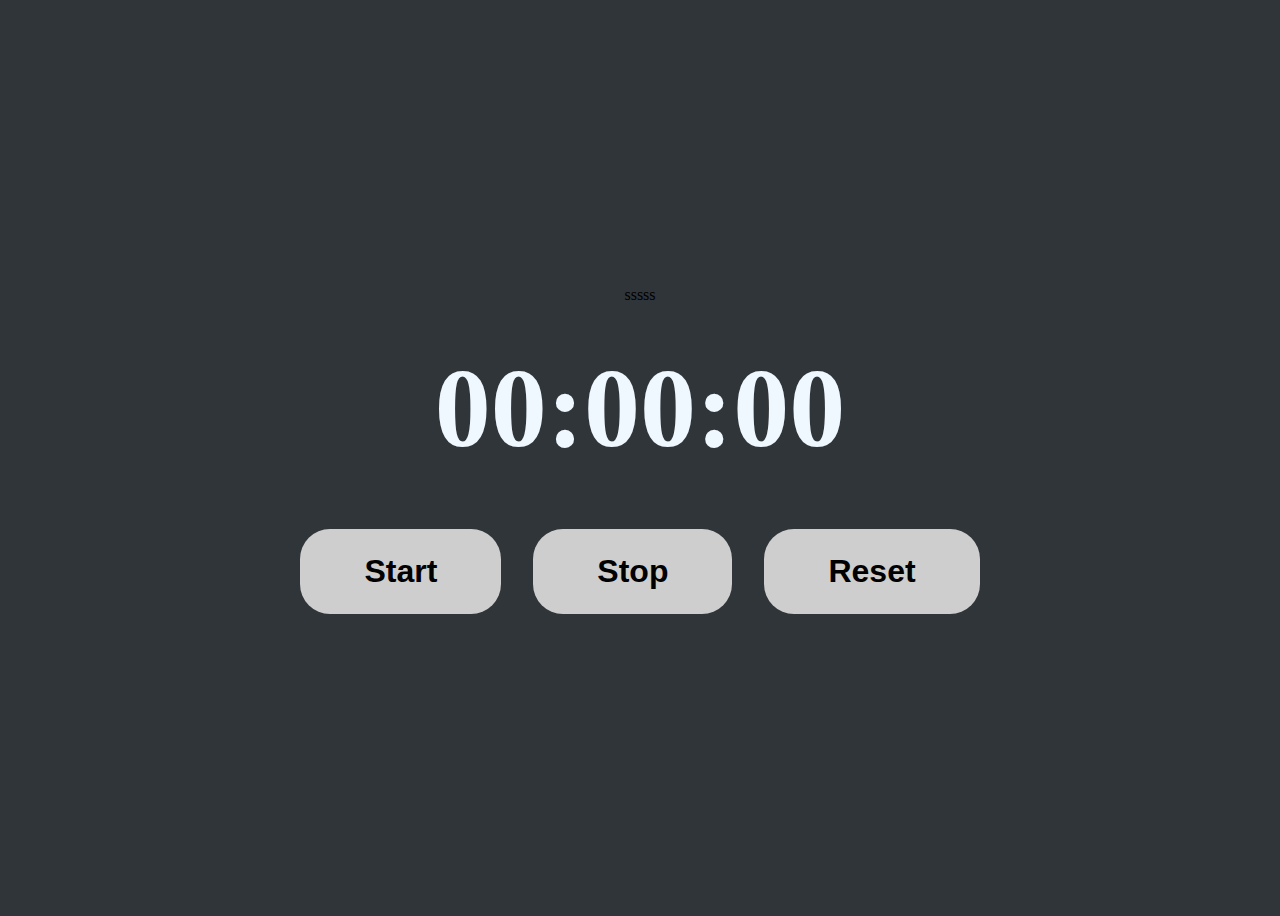
<file: Alpha-Intern--main/Alpha-Intern--main/Level 1/Stopwatch/index.html>
<!DOCTYPE html>
<html lang="en">
<head>
    <meta charset="UTF-8">
    <meta name="viewport" content="width=device-width, initial-scale=1.0">
    <title>timer</title>
    <link rel="stylesheet" href="style.css">
</head>
<body>
  sssss
    <div id="timer"> 00:00:00 </div>
        <div id="buttons">
            <button id="start">Start</button>
            <button id="stop">Stop</button>
            <button id="reset">Reset</button>
        </div>
   <script src="script.js"></script>
</body>
</html>
</file>
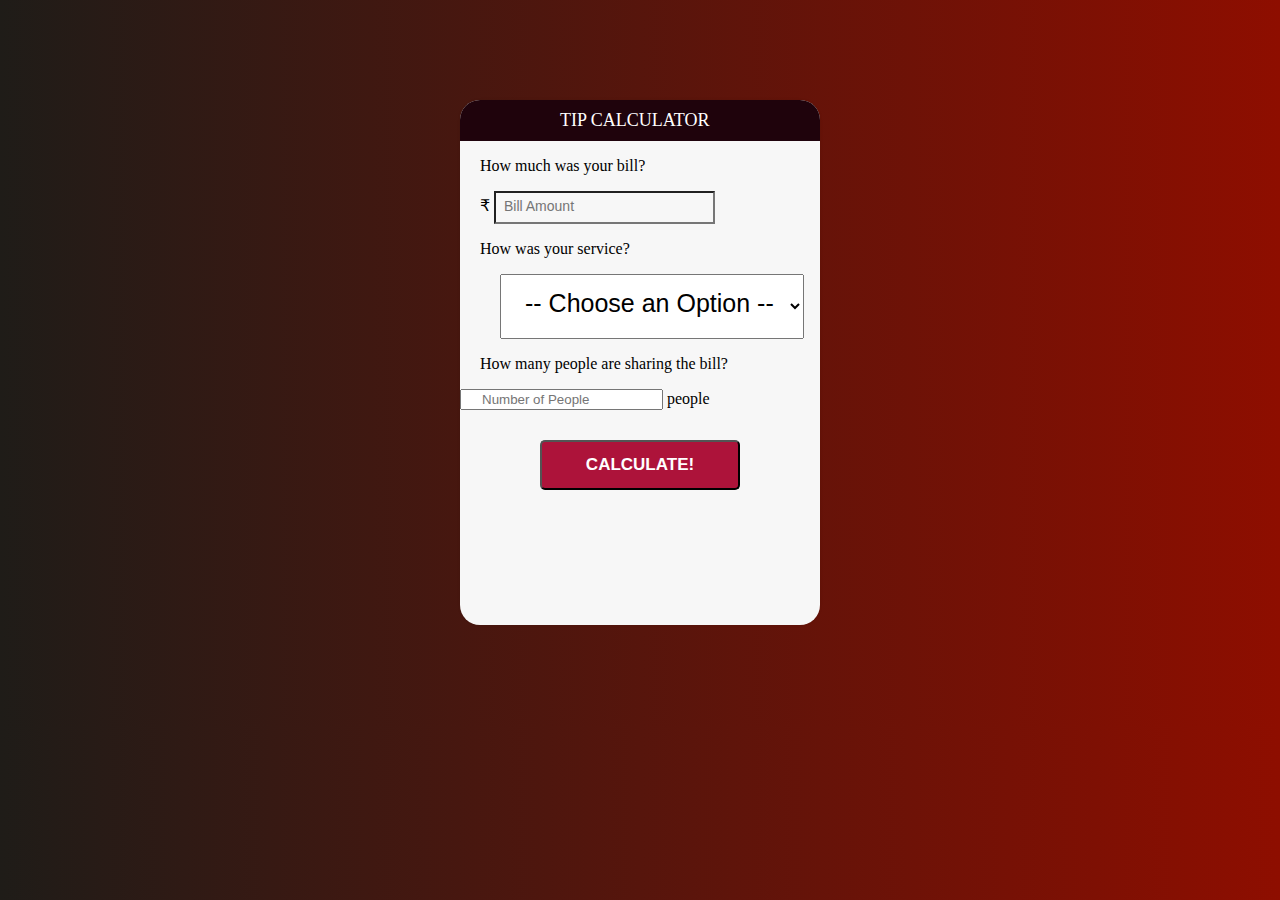
<file: Alpha-Intern--main/Alpha-Intern--main/Level 1/Tip Calculator/index.html>
<!DOCTYPE html>
<html lang="en">
<head>
    <meta charset="UTF-8">
    <meta name="viewport" content="width=device-width, initial-scale=1.0">
    <title>Document</title>
</head>
<body>
    <div id="container">
        <h1>Tip Calculator</h1>
        <div id="calculator">
        <link rel="stylesheet" href="style.css">

      
      
          <form>
            <p>How much was your bill?
              <p>
                ₹ <input id="billamt" type="text" placeholder="Bill Amount">
      
                <p>How was your service?
                  <p>
                    <select id="serviceQual">
                  <option disabled selected value="0">-- Choose an Option --</option>
                  <option value="0.6">60&#37; &#45; Good</option>
                  <option value="0.3">35&#37; &#45; It was OK</option>
                  <option value="0.1">10&#37; &#45; Bad</option>
              </select>
      
          </form>
          <p>How many people are sharing the bill?</p>
          <input id="peopleamt" type="text" placeholder="Number of People"> people
          <button type="button" id="calculate">Calculate!</button>
      
        </div>
      
        <div id="totalTip">
          <sup>₹</sup><span id="tip">0.00</span>
          <small id="each">each</small>
        </div>
        
      </div>
      <script type="text/javascript" src="script.js"></script>
</body>
</html>
</file>
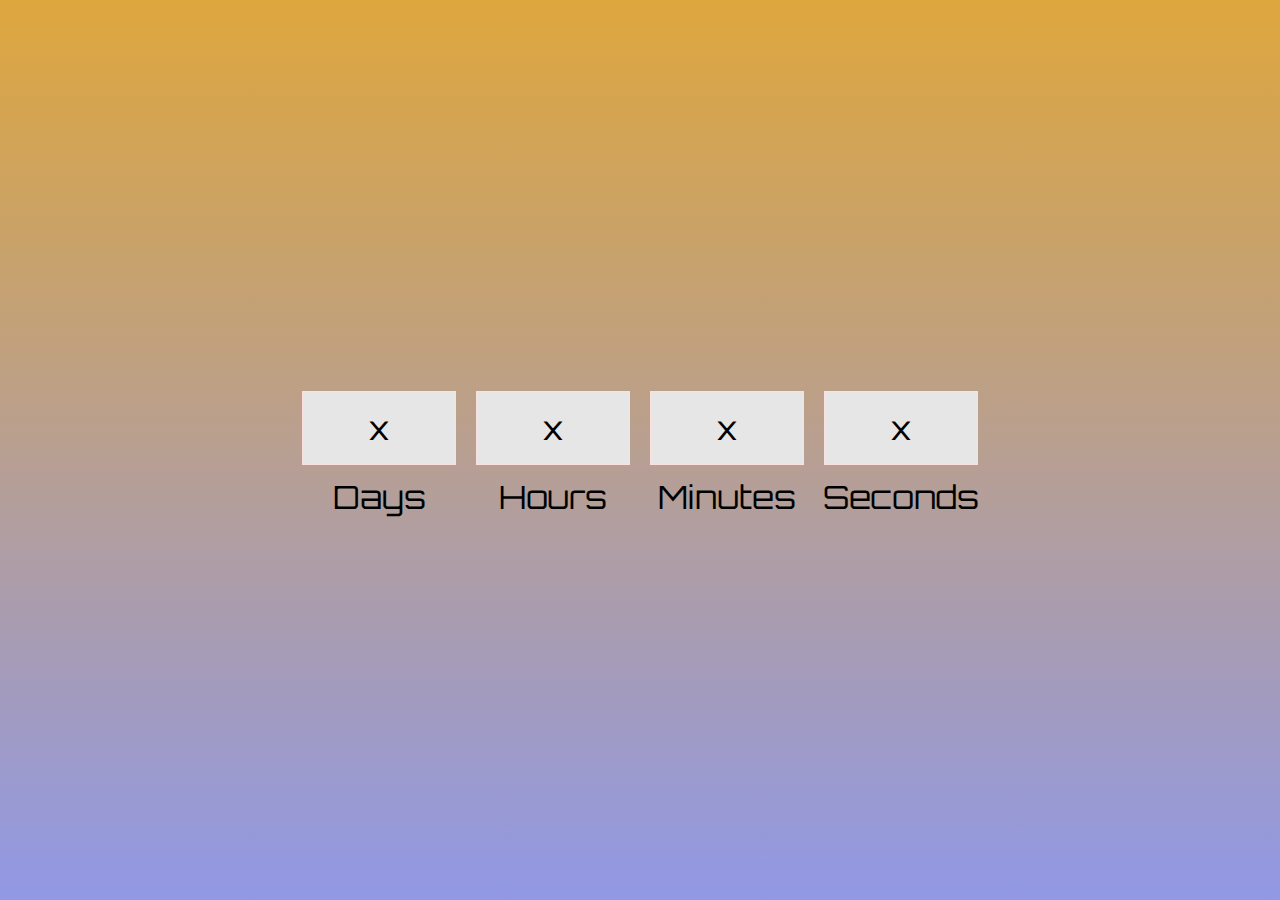
<file: Alpha-Intern--main/Alpha-Intern--main/Level 2/countdown/index.html>
<!DOCTYPE html>
<html>
<head>
<meta charset="utf-8">
<meta name="viewport" content="width=device-width, initial-scale=1">
<link rel="stylesheet" href="style.css">

</head>
<body>

<table id="countdown">
    <tr id="countdown-timer">
        <td><span id="days">x</span></td>
        <td><span id="hours">x</span></td>
        <td><span id="minutes">x</span></td>
        <td><span id="seconds">x</span></td>
    </tr>
    <tr id="countdown-labels">
        <td><span>Days</span></td>
        <td><span>Hours</span></td>
        <td><span>Minutes</span></td>
        <td><span>Seconds</span></td>
    </tr>
</table>
</body>
<script src="countdown.js"></script>
</html>
</file>
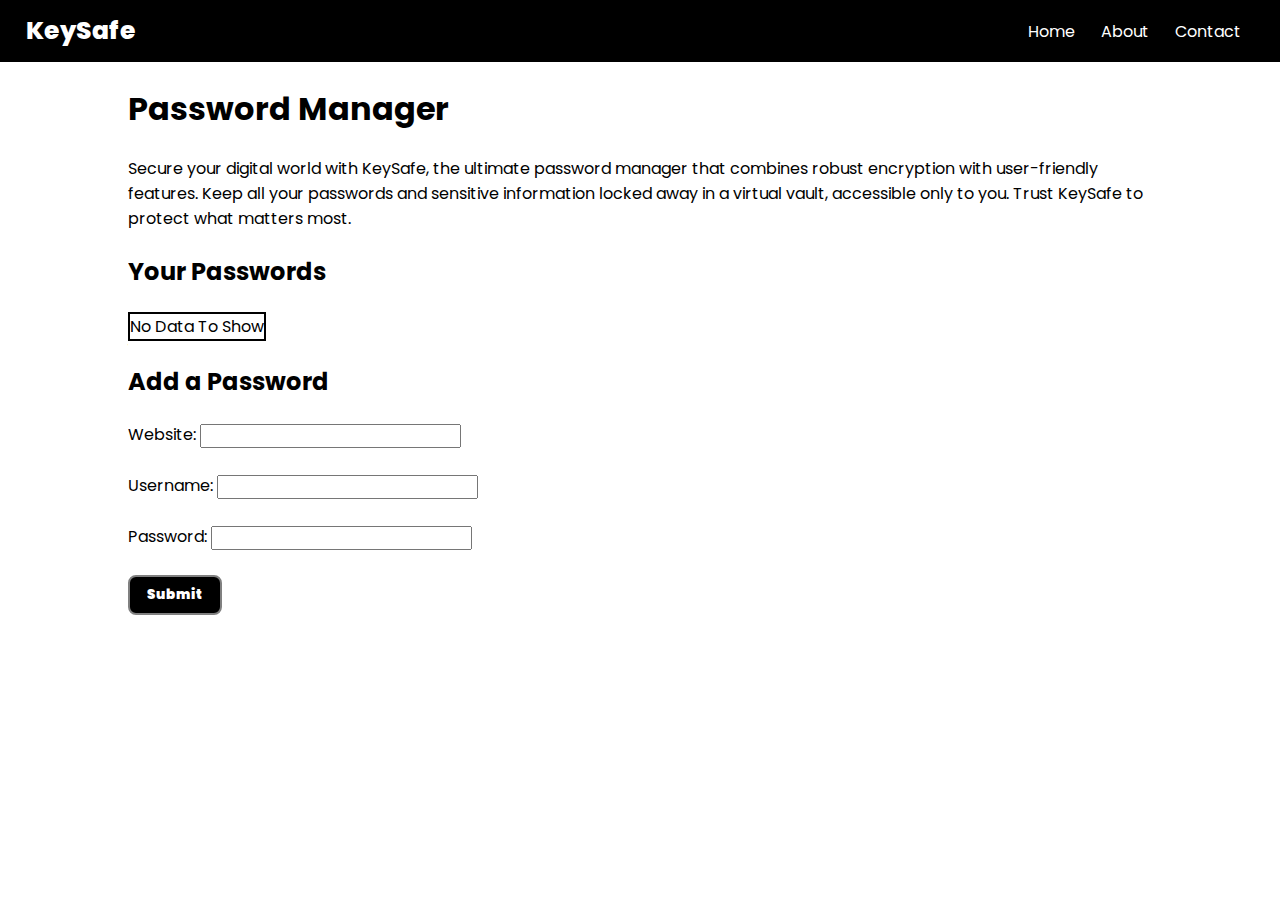
<file: Alpha-Intern--main/Alpha-Intern--main/Level 2/password manager/index.html>
<!DOCTYPE html>
<html lang="en">
  <head>
    <meta charset="UTF-8" />
    <meta name="viewport" content="width=device-width, initial-scale=1.0" />
    <title>KeySafe</title>
    <link rel="stylesheet" href="style.css" />
  </head>

  <body>
    <nav>
      <div class="logo">KeySafe</div>
      <ul>
        <li>Home</li>
        <li>About</li>
        <li>Contact</li>
      </ul>
    </nav>
    <div class="container">
      <h1>Password Manager</h1>
      <p>
        Secure your digital world with KeySafe, the ultimate password manager
        that combines robust encryption with user-friendly features. Keep all
        your passwords and sensitive information locked away in a virtual vault,
        accessible only to you. Trust KeySafe to protect what matters most.
      </p>
      <h2>Your Passwords <span id="alert">(Copied!)</span></h2>
      <table>
        <tr>
          <th>Website</th>
          <th>Username</th>
          <th>Password</th>
          <th>Delete</th>
        </tr>
      </table>

      <h2>Add a Password</h2>
      <form action="/submit" method="post">
        <label for="website">Website:</label>
        <input type="text" id="website" name="website" required />
        <br /><br />

        <label for="username">Username:</label>
        <input type="text" id="username" name="username" required />
        <br /><br />

        <label for="password">Password:</label>
        <input type="password" id="password" name="password" required />
        <br />

        <button class="btn" type="submit">Submit</button>
      </form>
    </div>
    <script src="script.js"></script>
  </body>
</html>
</file>
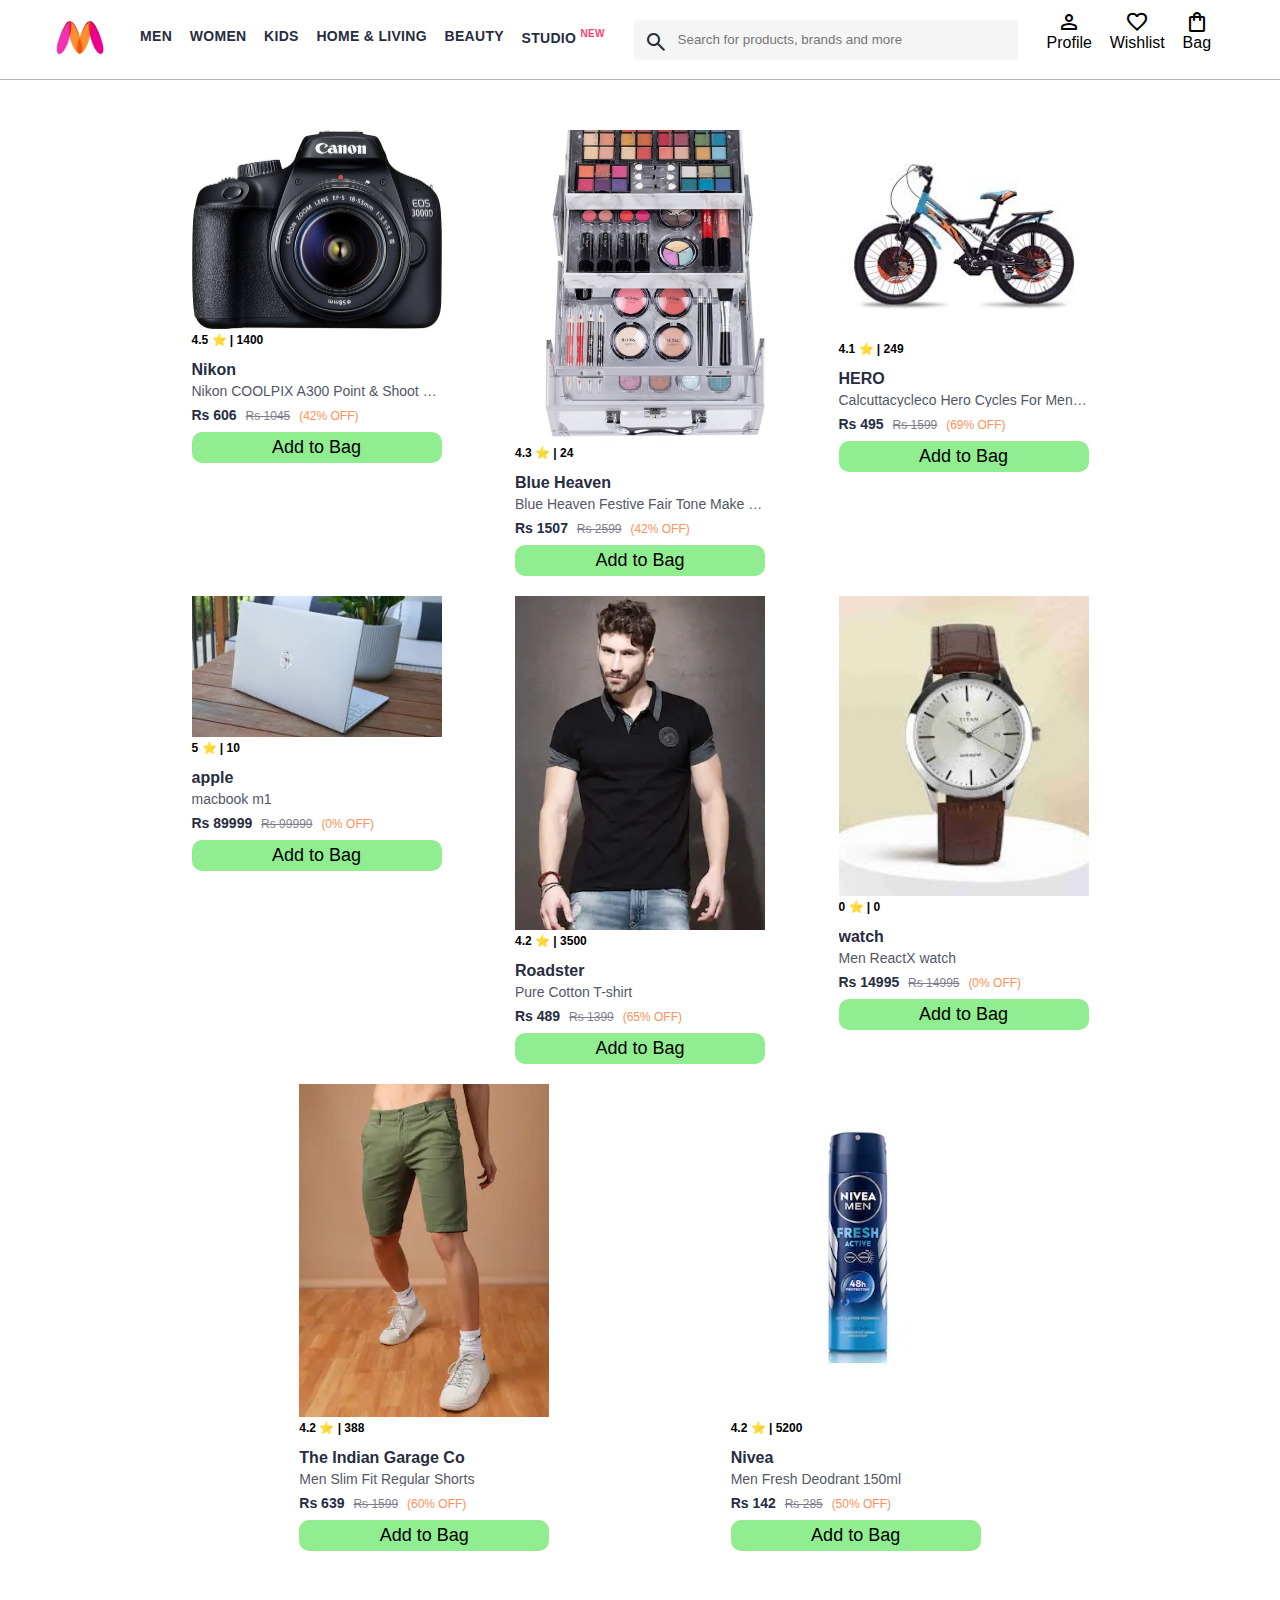
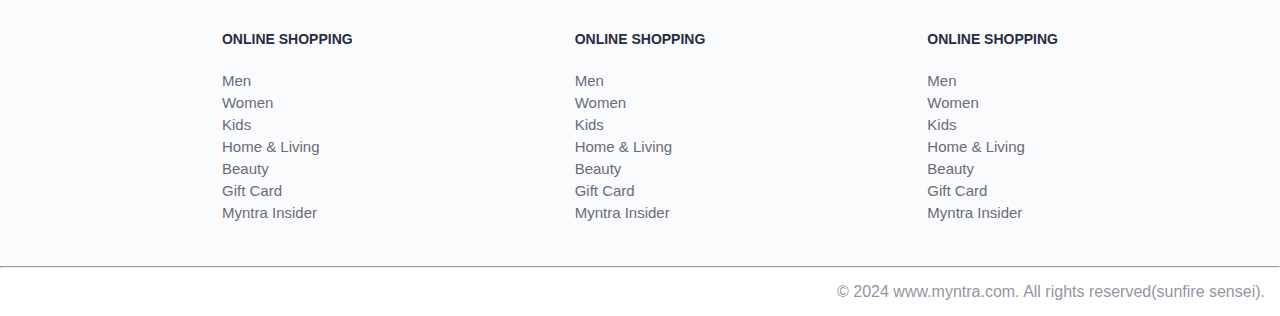
<file: Alpha-Intern--main/Alpha-Intern--main/Level 3/Myntra/index.html>
<!DOCTYPE html>
<html lang="en">
  <head>
    <title>Myntra Functional Clone</title>
    <link rel="stylesheet" href="css/style.css" />
    <link
      rel="stylesheet"
      href="https://fonts.googleapis.com/css2?family=Material+Symbols+Outlined:opsz,wght,FILL,GRAD@20..48,100..700,0..1,-50..200"
    />
  </head>
  <body>
    <header>
      <div class="logo_container">
        <a href="#"
          ><img
            class="myntra_home"
            src="images/myntra_logo.webp"
            alt="Myntra Home"
        /></a>
      </div>
      <nav class="nav_bar">
        <a href="#">Men</a>
        <a href="#">Women</a>
        <a href="#">Kids</a>
        <a href="#">Home & Living</a>
        <a href="#">Beauty</a>
        <a href="#">Studio <sup>New</sup></a>
      </nav>
      <div class="search_bar">
        <span class="material-symbols-outlined search_icon">search</span>
        <input
          class="search_input"
          placeholder="Search for products, brands and more"
        />
      </div>
      <div class="action_bar">
        <div class="action_container">
          <span class="material-symbols-outlined action_icon">person</span>
          <span class="action_name">Profile</span>
        </div>

        <div class="action_container">
          <span class="material-symbols-outlined action_icon">favorite</span>
          <span class="action_name">Wishlist</span>
        </div>

        <a class="action_container" >
          <span class="material-symbols-outlined action_icon"
            >shopping_bag</span
          >
          <span class="action_name">Bag</span>
          <span class="bag-item-count">0</span>
        </a>
      </div>
    </header>
    <main>
      <div class="items-container"></div>
    </main>
    <footer>
      <div class="footer_container">
        <div class="footer_column">
          <h3>ONLINE SHOPPING</h3>

          <a href="#">Men</a>
          <a href="#">Women</a>
          <a href="#">Kids</a>
          <a href="#">Home & Living</a>
          <a href="#">Beauty</a>
          <a href="#">Gift Card</a>
          <a href="#">Myntra Insider</a>
        </div>

        <div class="footer_column">
          <h3>ONLINE SHOPPING</h3>

          <a href="#">Men</a>
          <a href="#">Women</a>
          <a href="#">Kids</a>
          <a href="#">Home & Living</a>
          <a href="#">Beauty</a>
          <a href="#">Gift Card</a>
          <a href="#">Myntra Insider</a>
        </div>

        <div class="footer_column">
          <h3>ONLINE SHOPPING</h3>

          <a href="#">Men</a>
          <a href="#">Women</a>
          <a href="#">Kids</a>
          <a href="#">Home & Living</a>
          <a href="#">Beauty</a>
          <a href="#">Gift Card</a>
          <a href="#">Myntra Insider</a>
        </div>
      </div>
      <hr />

      <div class="copyright">
        © 2024 www.myntra.com. All rights reserved(sunfire sensei).
      </div>
    </footer>
    <script src="scripts/items.js"></script>
    <script src="scripts/index.js"></script>
  </body>
</html>
</file>
<file: Alpha-Intern--main/Alpha-Intern--main/Level 1/Stopwatch/style.css>
body{
    background-color: #303539;
    font-family: inherit;
    display: flex;
    flex-direction: column;
    justify-content: center;
    min-height: 100vh;
    overflow: hidden;
    align-items: center;
}

#timer{
    font-size: 7rem;
    font-weight: 620;
    text-shadow: 2px 2x #7b8666;
    color: aliceblue;
    width: 600px;
    text-align: center;
    margin: 40px auto;
}

#buttons{
    display: flex;
    justify-content: center;
}

button{
    background-color: #cecece;
    color: var(--orange-yellow-crayola);
    border: none;
    font-size: 2rem;
    font-weight: bold;
    padding: 1.5rem 4rem;
    margin: 1rem;
    border-radius: 30px;
    cursor: pointer;
    box-shadow: 2px 2px 10px rgba(rgb(0, 0, 0));
    transition: all .2s;
}
button:hover{
    background-color: rgba(rgb(76, 76, 76));
    box-shadow: 2px 2px 10px rgba(rgb(240, 224, 83));
}

button[disabled]{
    opacity: .5;
    cursor :default
};
</file>
<file: Alpha-Intern--main/Alpha-Intern--main/Level 1/Tip Calculator/style.css>
body {
    font-family: Roboto;
    background: #ff3b25;
    background: -webkit-linear-gradient(to left, #8E0E00, #1F1C18);
    background: linear-gradient(to left, #8E0E00, #1F1C18);
  }
  
  #container {
    height: 525px;
    width: 360px;
    margin: 100px auto;
    background: #f7f7f7;
    box-shadow: 0 0 3px rgba(0, 0, 0, 0.1);
    border-radius: 20px;
    -webkit-border-radius: 20px;
    -moz-border-radius: 20px;
  }
  
  h1 {
    background: #1F030C;
    color: white;
    margin: 0;
    padding: 10px 100px;
    text-transform: uppercase;
    font-size: 18px;
    font-weight: normal;
    border-top-left-radius: 20px;
    border-top-right-radius: 20px;
  }
  
  p {
    padding-left: 20px;
  }
  
  form input[type="text"] {
    width: 90px;
  }
  
  input {
    padding-left: 20px;
  }
  
  #billamt {
    font-size: 14px;
    /*color: #2980b9;*/
    color: #8E0E00;
    background-color: #f7f7f7;
    width: 60%;
    padding: 5px 5px 8px 8px;
  }
  
  #billamt:focus {
    background: #fff;
    border: 3px solid #2980b9;
    outline: none;
  }
  
  #peopleamount {
    width: 60%;
    padding: 5px 5px 8px 8px;
    margin-left: 20px;
    color: #8E0E00;
    background-color: #f7f7f7;
    font-size: 14px;
  }
  
  .rupeeSign {
    display: inline;
  }
  
  #serviceQual {
    padding: 13px 13px 20px 20px;
    margin-left: 20px;
    font-size: 25px;
  }
  
  button {
    text-transform: uppercase;
    font-weight: bold;
    display: block;
    margin: 30px auto;
    background: #AD133A;
    border-radius: 5px;
    width: 200px;
    height: 50px;
    font-size: 17px;
    color: white;
  }
  
  button:hover {
    background: #4c2827;
    border-bottom-color: #111;
  }
  
  button:active {
    position: relative;
    top: 1px;
  }
  
  #totalTip {
    font-size: 30px;
    margin-top: 5px;
    text-align: center;
  }
  
  #totalTip:before {
    content: "Tip amount";
    font-size: 20px;
    font-weight: bold;
    display: block;
    text-transform: uppercase;
  }
  
  #totalTip sup {
    font-size: 20px;
    top: -18px;
  }
  
  #totalTip small {
    font-size: 20px;
    font-weight: bold;
    display: block;
  }
</file>
<file: Alpha-Intern--main/Alpha-Intern--main/Level 2/countdown/style.css>
@import url('https://fonts.googleapis.com/css2?family=Orbitron&display=swap');

body {
    background: linear-gradient(#dea63d, #9198e5);
    background-repeat: no-repeat;
    height: 100vh;
    display: flex; 
    justify-content: center;
    margin: 0px; 
}
#countdown {
    font-family: 'Orbitron', sans-serif;
    font-size: 2rem;
    text-align: center;
    margin: 1rem;
    display: flex;
    flex-direction: column;
    justify-content: center;
}
#countdown-timer span {
    display: inline-block;
    padding: 1rem;
    width: 120px;
    margin: 0.5rem;
    background-color: rgb(230,230,230);
    border: 1px rgb(252, 223, 223) solid;
}
</file>
<file: Alpha-Intern--main/Alpha-Intern--main/Level 2/password manager/style.css>
@import url('https://fonts.googleapis.com/css2?family=Noto+Sans:ital,wght@0,700;1,300&family=Poppins:wght@300;400;600&display=swap');

* {
    margin: 0;
    padding: 0;
    font-family: 'Noto Sans', sans-serif;
    font-family: 'Poppins', sans-serif;
}

nav {
    background-color: black;
    color: white;
    padding: 12px 3px;
    display: flex;
    justify-content: space-between;
}

.logo{
    margin: 0 23px;
    font-weight: 800;
    font-size: 25px;
    cursor: pointer;
}

ul {
    display: flex;
    margin: 0 23px;
    align-items: center;
}

ul > li {
    list-style: none;
    margin: 0 13px;
    cursor: pointer;
}

ul > li:hover{
    color: white;

}

table, td, tr{
    border: 2px solid black;
    border-collapse: collapse;
    padding: 5px 13px;
}

.container {
    max-width: 80vw;
    margin: 23px auto;
}

h1, h2, h3 {
    margin: 23px 0;
}

.btn{
    padding: 8px 17px;
    background: black;
    color: white;
    font-weight: 900;
    border: 2px solid gray;
    border-radius: 8px;
    margin: 25px 0;
    cursor: pointer;
}

.btnsm{ 
    padding: 8px 17px;
    background: black;
    color: white;
    font-weight: 900;
    border: 2px solid gray;
    border-radius: 8px; 
    cursor: pointer;
}

img{
    cursor: pointer;
    position: relative;
    bottom: 7px;
    width: 15px;
    height: 13px;
}

#alert{
    display: none;
}
</file>
<file: Alpha-Intern--main/Alpha-Intern--main/Level 3/Myntra/css/style.css>
**************** Item Page CSS **************************/
.action_container {
    text-decoration: none;
}
a.action_container:link {
    color:black;
}
.item-details {
    cursor: pointer;
    width: 250px;
    margin: 10px;
}
.stars {
    font-size: 12px;
    font-weight: 700;
    text-align: left;
}
.company {
    font-size: 18px;
    font-weight: 700;
    line-height: 1;
    color: #282c3f;
    margin-bottom: 6px;
    overflow: hidden;
    text-overflow: ellipsis;
    white-space: nowrap;
    margin-top: 20px;
}
.item-name {
    color: #535766;
    font-size: 16px;
    line-height: 1;
    margin-bottom: 0;
    margin-top: 0;
    overflow: hidden;
    text-overflow: ellipsis;
    white-space: nowrap;
    font-weight: 400;
    display: block;
}
.price-container {
    margin-top: 10px;
}
.current-price {
    font-size: 14px;
    font-weight: 700;
    color: #282c3f;
}
.original-price {
    text-decoration: line-through;
    color: #7e818c;
    font-weight: 400;
    margin-left: 5px;
    font-size: 12px;
}
.discount-percentage {
    color: #ff905a;
    font-weight: 400;
    font-size: 12px;
    margin-left: 5px;
}
.btn-bag {
    background-color: lightgreen;
    border: none;
    padding: 5px 15px;
    border-radius: 10px;
    width: 100%;
    margin-top: 7px;
    font-size: 20px;
    cursor: pointer;
}
.bag-items {
    background-color: #f16565;
    white-space: nowrap;
    text-align: center;
    line-height: 18px;
    padding: 0 6px;
    height: 18px;
    position: relative;
    border-radius: 50%;
    font-size: 12px;
    color: #fff;
    left: 13px;
    top: -44px;
    font-weight: 700;
    cursor: pointer;
}

* {
    margin: 0;
    padding: 0;
    font-family: Assistant,-apple-system,BlinkMacSystemFont,Segoe UI,Roboto,Helvetica,Arial,sans-serif;
    box-sizing: border-box;
}
header {
    display: flex;
    background-color: #ffffff;
    height: 80px;
    justify-content: space-between;
    align-items: center;
    border-bottom: 1px solid #b6b1b1;
}
.myntra_home {
    height: 45px;
}
.logo_container {
    margin-left: 4%;
}
.action_bar {
    margin-right: 4%;
}
.nav_bar {
    display: flex;
    min-width: 500px;
    justify-content: space-evenly;
}
.nav_bar a {
    font-size: 14px;
    letter-spacing: .3px;
    color: #282c3f;
    font-weight: 700;
    text-transform: uppercase;
    text-decoration: none;
    padding: 28px 0;
    border-bottom: 5px solid #ffffff;
}
.nav_bar a:hover {
    border-bottom: 4px solid #f54e77;
}

.nav_bar a sup {
    color: #ff3f6c;
    font-size: 10px;
}

.search_bar {
    height: 40px;
    min-width: 200px;
    width: 30%;
    display: flex;
    align-items: center;
}
.search_icon {
    box-sizing: content-box;
    height: 20px;
    padding: 10px;

    background-color: #f5f5f6;
    color: #282c3f;
    font-weight: 300;
    border-radius: 4px 0 0 4px;
}
.search_input {
    color: #696e79;
    background-color: #f5f5f6;
    flex-grow: 1;
    height: 40px;
    border: 0;
    border-radius: 0 4px 4px 0;
}

.action_bar {
    display: flex;
    min-width: 200px;
    justify-content: space-evenly;
}

.action_container {
    display: flex;
    flex-direction: column;
    align-items: center;
}

/* Main section */
.banner_container {
    margin: 40px 0;
}
.banner_image {
    width: 100%;
}

.category_heading {
    text-transform: uppercase;
    color: #3e4152;
    letter-spacing: .15em;
    font-size: 1.8em;
    margin: 50px 0 10px 30px;
    max-height: 5em;
    font-weight: 700;
}

.category-items, .items-container {
    width: 80%;
    margin: 50px 10%;
    display: flex;
    flex-wrap: wrap;
    justify-content: space-evenly;
}

.sale_item {
    width: 250px;
}

.footer_container {
    padding: 30px 0px 40px 0px;
    background: #FAFBFC;
    display: flex;
    justify-content: space-evenly;
}

.footer_column {
    display: flex;
    flex-direction: column;
}

.footer_column h3 {
    color: #282c3f;
    font-size: 14px;
    margin-bottom: 25px;
}

.footer_column a {
    color: #696b79;
    font-size: 15px;
    text-decoration: none;
    padding-bottom: 5px;
}

.copyright {
    color: #94969f;
    text-align: end;
    padding: 15px;
}

.items-container {
    width: 80%;
    margin: 40px 10%;
}
.item-container {
    width: 250px;
    margin: 10px;
}
.item-image {
    width: 100%;
}
.rating {
    font-size: 12px;
    font-weight: 700;
}
.company-name {
    margin-top: 15px;
    font-size: 16px;
    font-weight: 700;
    line-height: 1;
    color: #282c3f;
    margin-bottom: 6px;
    overflow: hidden;
    text-overflow: ellipsis;
    white-space: nowrap;
}
.item-name {
    color: #535766;
    font-size: 14px;
    line-height: 1;
    margin-bottom: 0;
    margin-top: 0;
    overflow: hidden;
    text-overflow: ellipsis;
    white-space: nowrap;
    font-weight: 400;
    display: block;
}
.price {
    margin-top: 10px;
    font-size: 14px;
    line-height: 15px;
    color: #282c3f;
    white-space: nowrap;
}
.current-price {
    font-size: 14px;
    font-weight: 700;
    color: #282c3f;
}
.original-price {
    text-decoration: line-through;
    color: #7e818c;
    font-weight: 400;
    margin-left: 5px;
    font-size: 12px;
}
.discount {
    color: #ff905a;
    font-weight: 400;
    font-size: 12px;
    margin-left: 5px;
}
.btn-add-bag {
    margin-top: 8px;
    font-size: 18px;
    width: 100%;
    background-color: lightgreen;
    border: none;
    padding: 5px 15px;
    border-radius: 10px;
    cursor: pointer;
}
.bag-item-count {
    background-color: #f16565;
    white-space: nowrap;
    text-align: center;
    line-height: 18px;
    padding: 0 6px;
    height: 18px;
    position: relative;
    border-radius: 50%;
    font-size: 12px;
    color: #fff;
    left: 13px;
    top: -44px;
    font-weight: 700;
    cursor: pointer;
}
.action_container {
    text-decoration: none;
}
a.action_container:link {
    color:black;
}
</file>
